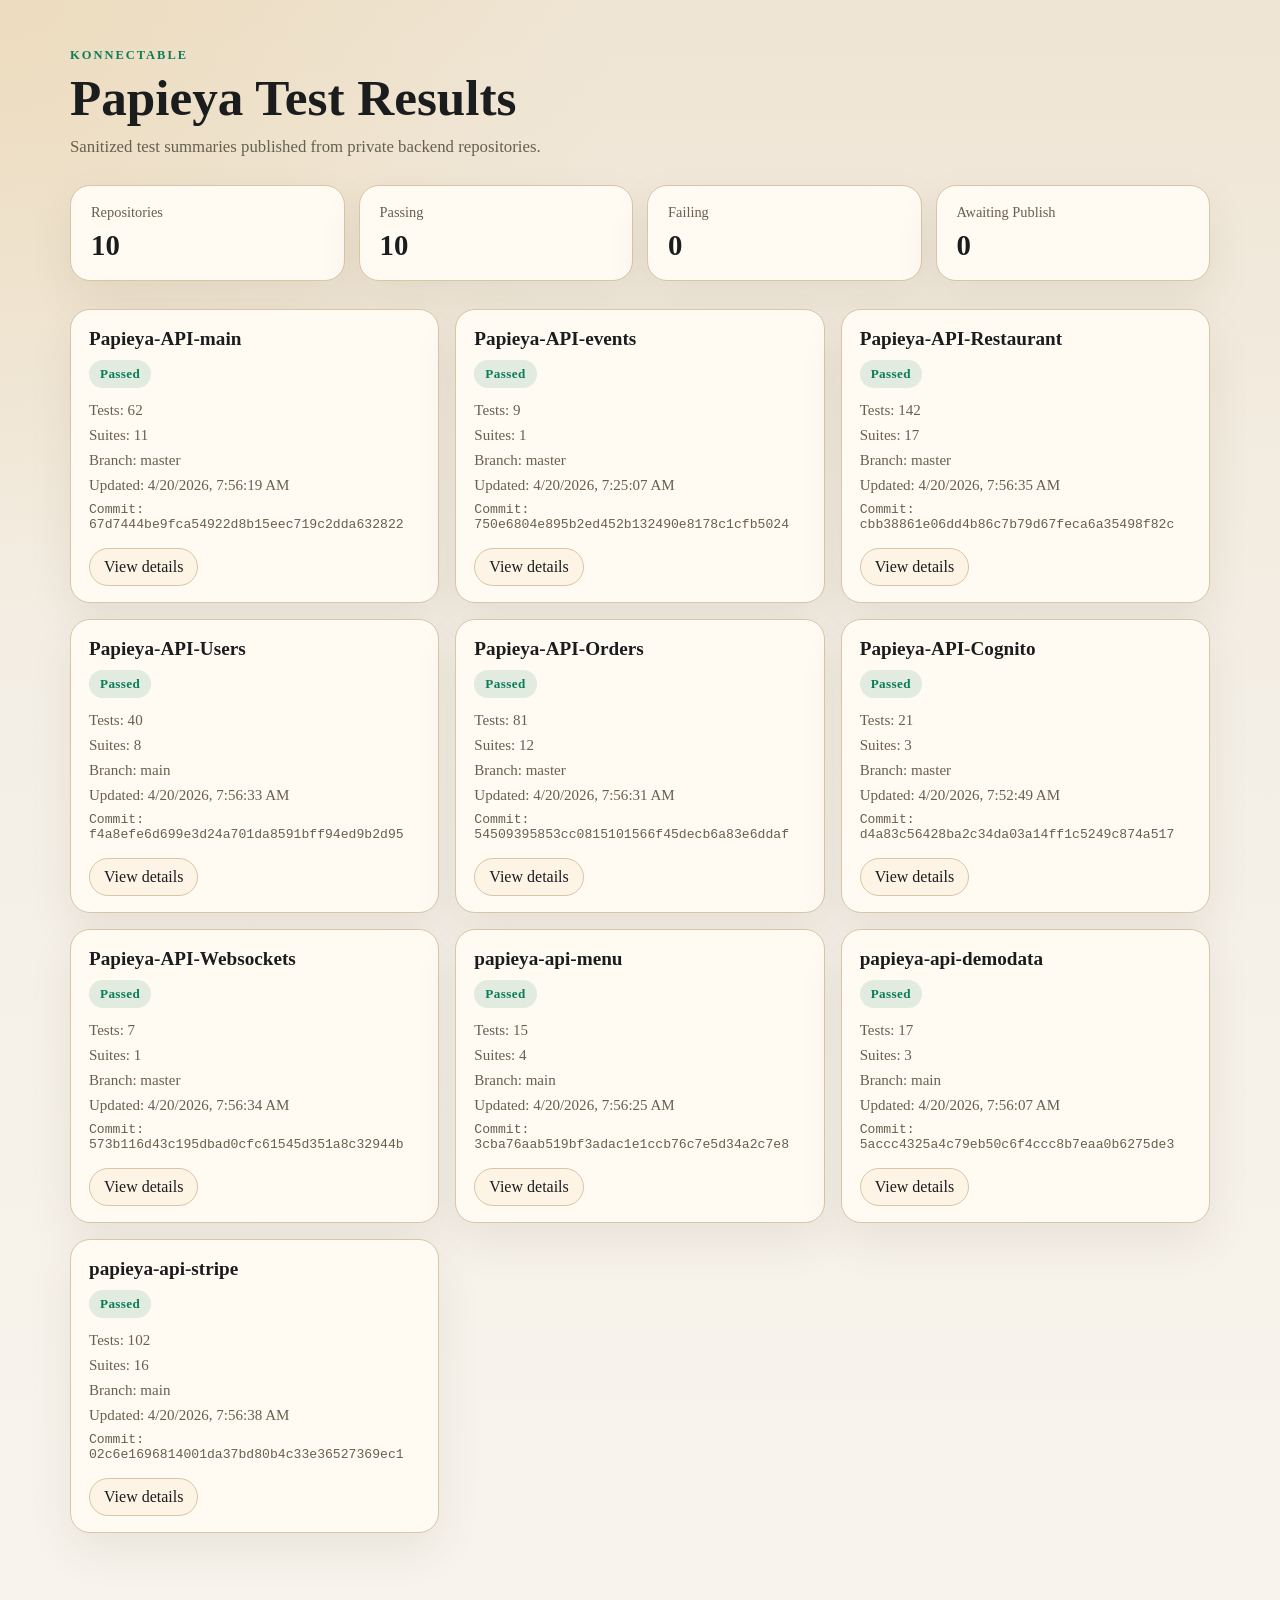
<file: index.html>
<!doctype html>
<html lang="en">
  <head>
    <meta charset="utf-8">
    <meta name="viewport" content="width=device-width, initial-scale=1">
    <title>Papieya Test Results</title>
    <link rel="stylesheet" href="./assets/styles.css">
  </head>
  <body>
    <main class="page">
      <section class="hero">
        <p class="eyebrow">Konnectable</p>
        <h1>Papieya Test Results</h1>
        <p class="lede">
          Sanitized test summaries published from private backend repositories.
        </p>
      </section>

      <section class="summary">
        <div class="summary-card">
          <span class="summary-label">Repositories</span>
          <strong id="repo-count">0</strong>
        </div>
        <div class="summary-card">
          <span class="summary-label">Passing</span>
          <strong id="passing-count">0</strong>
        </div>
        <div class="summary-card">
          <span class="summary-label">Failing</span>
          <strong id="failing-count">0</strong>
        </div>
        <div class="summary-card">
          <span class="summary-label">Awaiting Publish</span>
          <strong id="pending-count">0</strong>
        </div>
      </section>

      <section>
        <div id="repo-grid" class="repo-grid"></div>
      </section>
    </main>

    <script src="./assets/app.js" defer></script>
  </body>
</html>
</file>
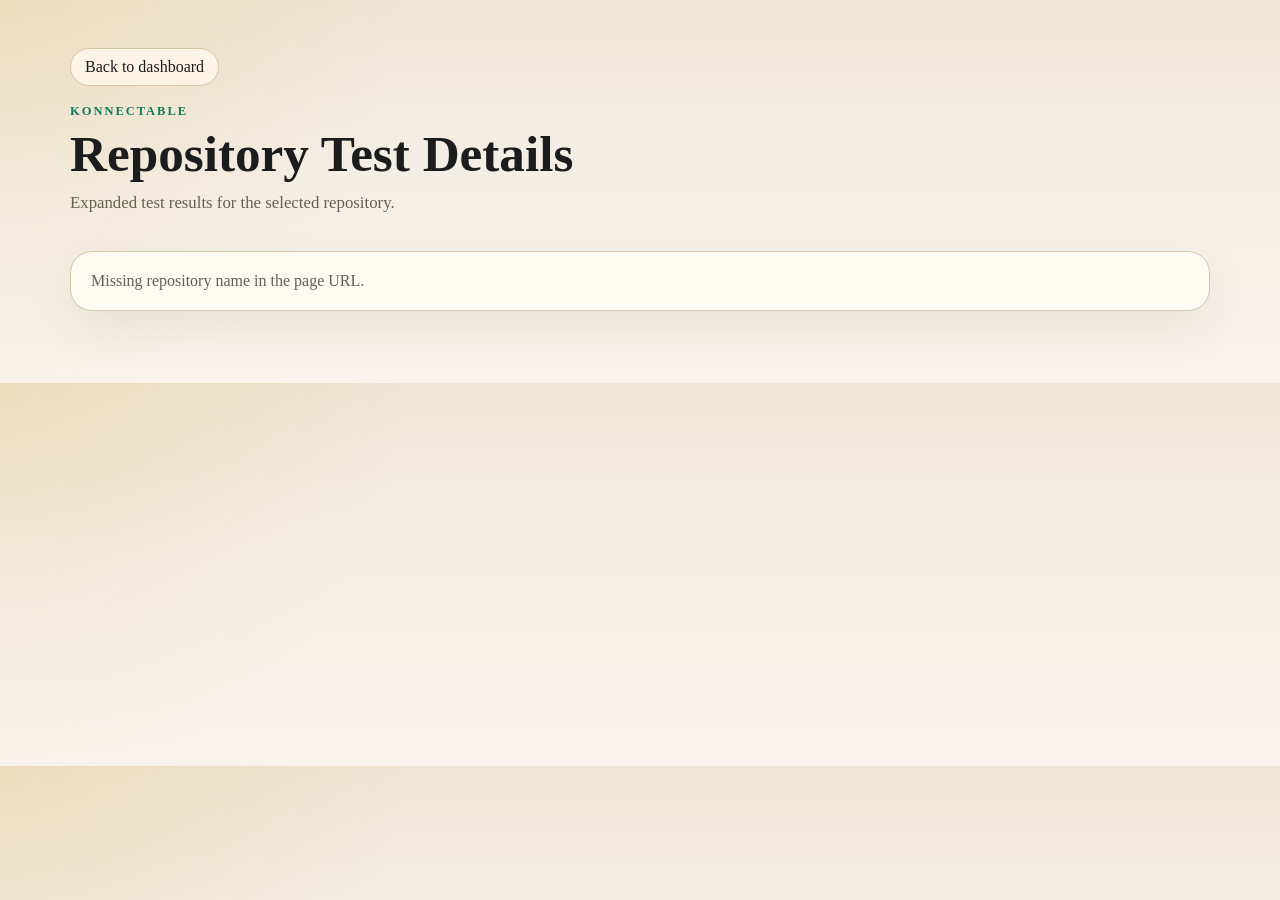
<file: details.html>
<!doctype html>
<html lang="en">
  <head>
    <meta charset="utf-8">
    <meta name="viewport" content="width=device-width, initial-scale=1">
    <title>Repo Test Details</title>
    <link rel="stylesheet" href="./assets/styles.css">
  </head>
  <body>
    <main class="page">
      <a class="back-link" href="./index.html">Back to dashboard</a>

      <section class="hero details-hero">
        <p class="eyebrow">Konnectable</p>
        <h1 id="details-title">Repository Test Details</h1>
        <p id="details-subtitle" class="lede">
          Expanded test results for the selected repository.
        </p>
      </section>

      <section class="summary details-summary" id="details-summary"></section>
      <section id="details-content" class="details-content"></section>
    </main>

    <script src="./assets/details.js" defer></script>
  </body>
</html>
</file>
<file: assets/styles.css>
:root {
  --bg: #f4efe6;
  --panel: #fffaf2;
  --panel-strong: #fdf4e6;
  --text: #1b1c1d;
  --muted: #66604f;
  --border: #d8c6a6;
  --accent: #0c7c59;
  --danger: #b33a3a;
  --shadow: 0 18px 45px rgba(64, 45, 12, 0.08);
}

* {
  box-sizing: border-box;
}

body {
  margin: 0;
  font-family: Georgia, "Times New Roman", serif;
  color: var(--text);
  background:
    radial-gradient(circle at top left, rgba(228, 190, 123, 0.25), transparent 30%),
    linear-gradient(180deg, #efe5d4 0%, var(--bg) 45%, #f8f4ed 100%);
}

.page {
  max-width: 1180px;
  margin: 0 auto;
  padding: 48px 20px 72px;
}

.hero {
  margin-bottom: 28px;
}

.eyebrow {
  margin: 0 0 10px;
  text-transform: uppercase;
  letter-spacing: 0.16em;
  color: var(--accent);
  font-size: 0.78rem;
  font-weight: 700;
}

h1 {
  margin: 0;
  font-size: clamp(2.2rem, 4vw, 4.2rem);
  line-height: 0.98;
}

.lede {
  max-width: 700px;
  margin: 14px 0 0;
  color: var(--muted);
  font-size: 1.05rem;
}

.summary {
  display: grid;
  grid-template-columns: repeat(auto-fit, minmax(180px, 1fr));
  gap: 14px;
  margin-bottom: 28px;
}

.summary-card,
.repo-card {
  background: var(--panel);
  border: 1px solid var(--border);
  border-radius: 20px;
  box-shadow: var(--shadow);
}

.summary-card {
  padding: 18px 20px;
}

.summary-label {
  display: block;
  margin-bottom: 8px;
  color: var(--muted);
  font-size: 0.9rem;
}

.summary-card strong {
  font-size: 1.8rem;
}

.repo-grid {
  display: grid;
  grid-template-columns: repeat(auto-fit, minmax(280px, 1fr));
  gap: 16px;
}

.repo-card {
  padding: 18px 18px 16px;
}

.repo-card h2 {
  margin: 0 0 10px;
  font-size: 1.2rem;
}

.status-pill {
  display: inline-flex;
  align-items: center;
  border-radius: 999px;
  padding: 6px 11px;
  font-size: 0.82rem;
  font-weight: 700;
  letter-spacing: 0.03em;
}

.status-passed {
  background: rgba(12, 124, 89, 0.12);
  color: var(--accent);
}

.status-failed {
  background: rgba(179, 58, 58, 0.12);
  color: var(--danger);
}

.status-pending {
  background: rgba(95, 91, 80, 0.12);
  color: #5f5b50;
}

.repo-meta {
  margin-top: 14px;
  display: grid;
  gap: 8px;
  color: var(--muted);
  font-size: 0.94rem;
}

.repo-meta span {
  display: block;
}

.commit {
  font-family: ui-monospace, SFMono-Regular, Menlo, monospace;
  font-size: 0.82rem;
}

.repo-actions {
  margin-top: 16px;
  display: flex;
  gap: 10px;
  flex-wrap: wrap;
}

.action-link,
.back-link {
  display: inline-flex;
  align-items: center;
  justify-content: center;
  min-height: 38px;
  padding: 0 14px;
  border-radius: 999px;
  border: 1px solid var(--border);
  color: var(--text);
  text-decoration: none;
  background: var(--panel-strong);
  transition: transform 140ms ease, background 140ms ease;
}

.action-link:hover,
.back-link:hover {
  transform: translateY(-1px);
  background: #f8ecd8;
}

.back-link {
  margin-bottom: 18px;
}

.details-hero {
  margin-bottom: 18px;
}

.details-summary {
  margin-bottom: 20px;
}

.details-content {
  display: grid;
  gap: 16px;
}

.suite-card {
  background: var(--panel);
  border: 1px solid var(--border);
  border-radius: 22px;
  box-shadow: var(--shadow);
  padding: 20px;
}

.suite-card h2 {
  margin: 0 0 14px;
  font-size: 1.28rem;
}

.suite-stats {
  display: flex;
  gap: 10px;
  flex-wrap: wrap;
  margin-bottom: 14px;
  color: var(--muted);
  font-size: 0.94rem;
}

.test-list {
  display: grid;
  gap: 10px;
}

.test-row {
  border: 1px solid rgba(216, 198, 166, 0.8);
  border-radius: 16px;
  padding: 12px 14px;
  background: #fffdf8;
}

.test-header {
  display: flex;
  justify-content: space-between;
  gap: 12px;
  align-items: flex-start;
}

.test-name {
  font-weight: 700;
}

.test-message {
  margin-top: 8px;
  color: var(--muted);
  white-space: pre-wrap;
  font-size: 0.92rem;
}

.empty-state {
  background: var(--panel);
  border: 1px solid var(--border);
  border-radius: 22px;
  box-shadow: var(--shadow);
  padding: 20px;
  color: var(--muted);
}

.coverage-section {
  background: var(--panel);
  border: 1px solid var(--border);
  border-radius: 22px;
  box-shadow: var(--shadow);
  padding: 20px;
}

.coverage-section h2 {
  margin: 0 0 14px;
  font-size: 1.28rem;
}

.table-scroll {
  overflow-x: auto;
}

.coverage-table {
  width: 100%;
  border-collapse: collapse;
  font-size: 0.94rem;
}

.coverage-table th,
.coverage-table td {
  padding: 10px 12px;
  border-bottom: 1px solid rgba(216, 198, 166, 0.7);
  text-align: left;
  vertical-align: top;
}

.coverage-table th {
  color: var(--muted);
  font-weight: 700;
}

.coverage-table tbody tr:last-child td {
  border-bottom: 0;
}

.coverage-file {
  min-width: 220px;
}

.coverage-metric-good {
  color: var(--accent);
  font-weight: 700;
}

.coverage-metric-warn {
  color: #9c6b18;
  font-weight: 700;
}

.coverage-metric-bad {
  color: var(--danger);
  font-weight: 700;
}

.coverage-uncovered {
  min-width: 280px;
  color: var(--muted);
  font-family: ui-monospace, SFMono-Regular, Menlo, monospace;
  font-size: 0.82rem;
  white-space: pre-wrap;
}

@media (max-width: 640px) {
  .page {
    padding: 36px 16px 56px;
  }
}
</file>
